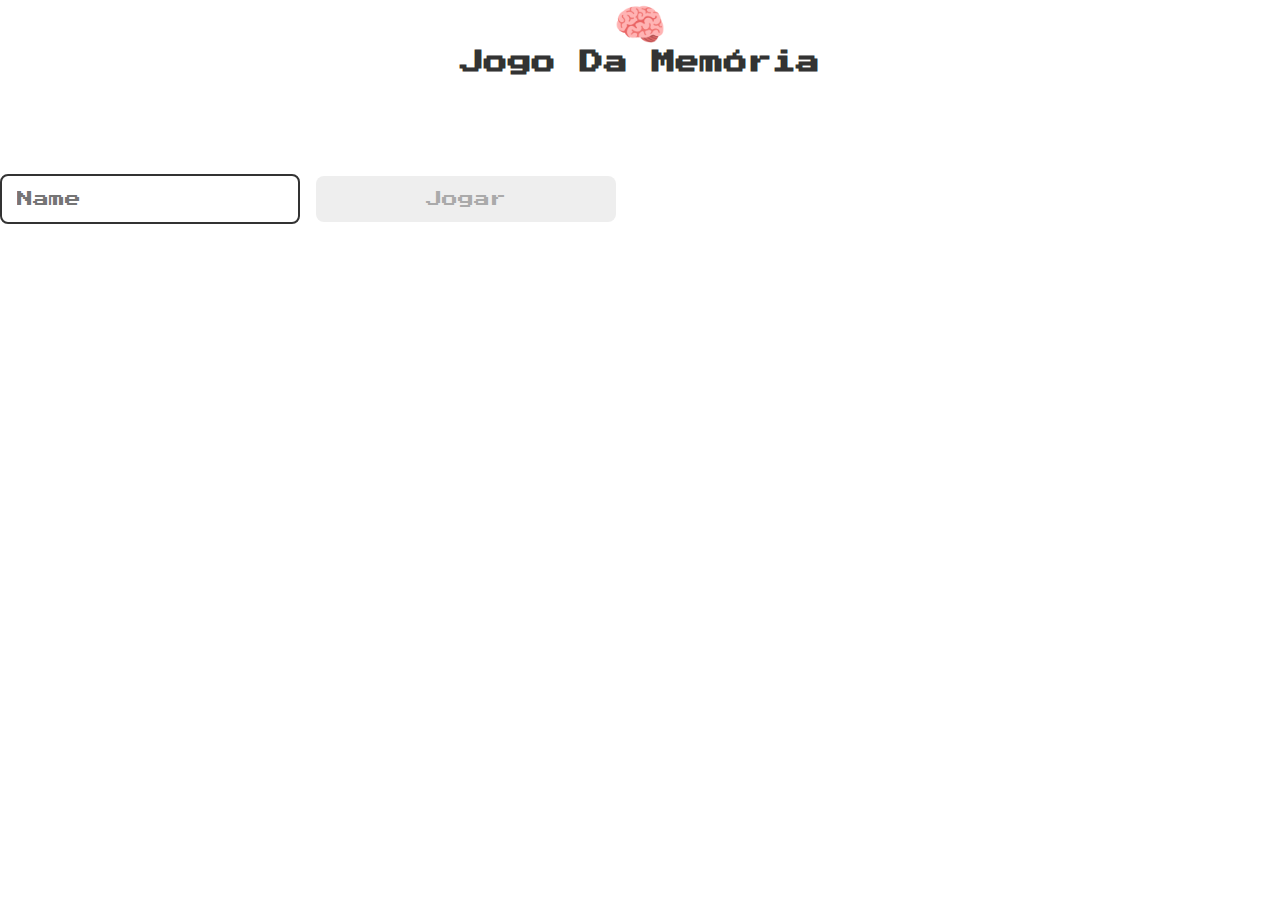
<file: index.html>
<!DOCTYPE html>
<html lang="en">
<head>
  <meta charset="UTF-8">
  <meta name="viewport" content="width=device-width, initial-scale=1.0">

  <link rel="stylesheet" href="./css/reset.css">
  <link rel="stylesheet" href="./css/login.css">

  <script defer src="./js/login.js"></script>

  <title>Jogo Da Memória | Login</title>
</head>
<body>
  
  <form class="login-form">

    <div class="login__header">
      <img src="./images/brain.png" alt="brain icon">
      <h1>Jogo Da Memória</h1>
      
    </div>

    <input type="text" placeholder="Name" class="login__input">
    <button type="submit" class="login__button" disabled>Jogar</button>
  
  </form>

</body>
</html>
</file>
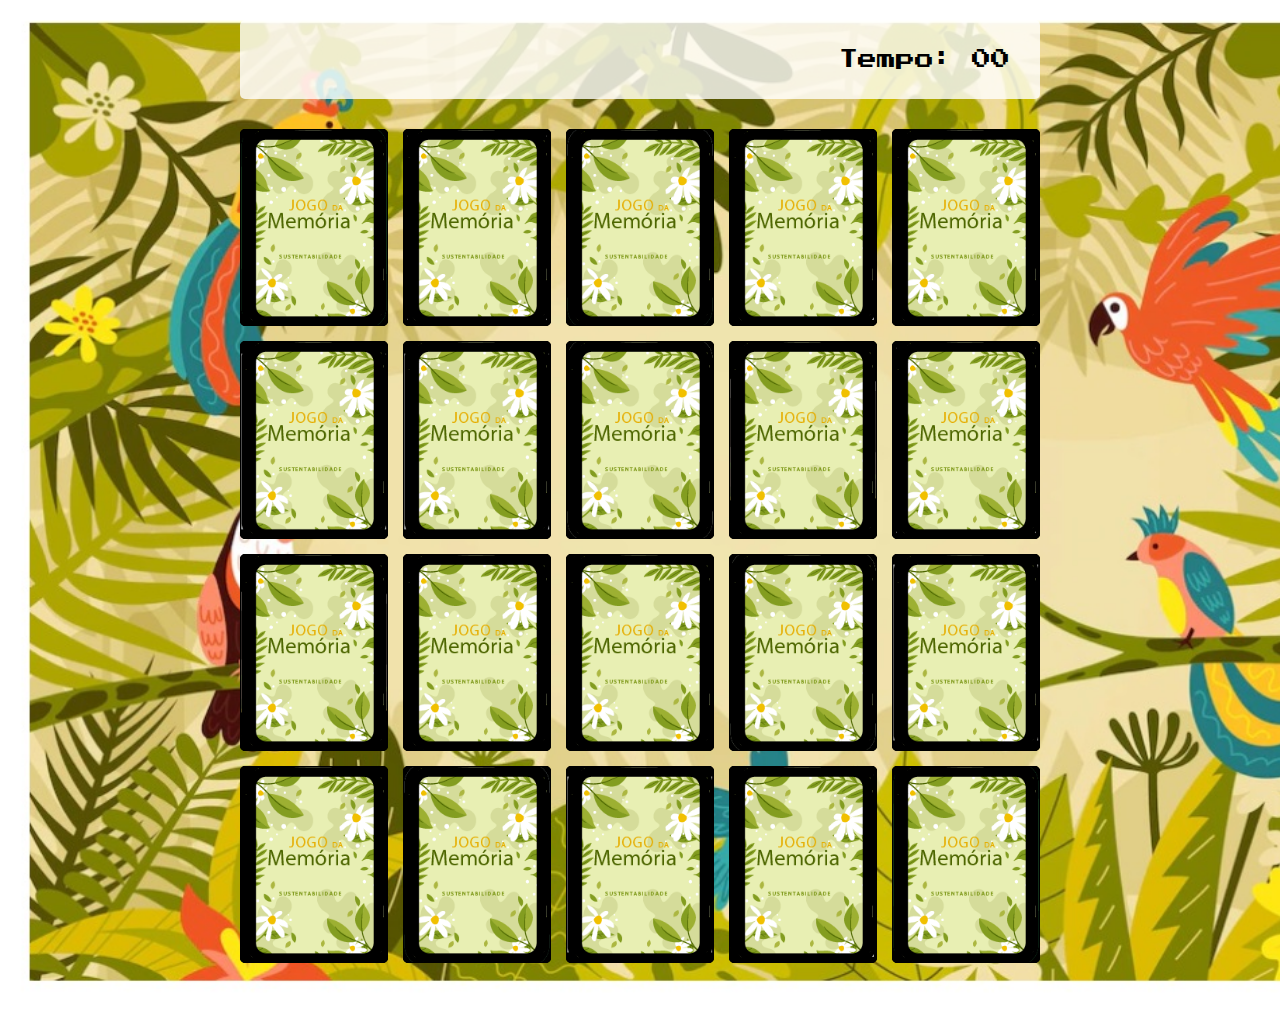
<file: pages/game.html>
<!DOCTYPE html>
  <html lang="en">
  <head>
    <meta charset="UTF-8">
    <meta name="viewport" content="width=device-width, initial-scale=1.0">
  
    <link rel="stylesheet" href="../css/reset.css">
    <link rel="stylesheet" href="../css/game.css">
  
    <script defer src="../js/game.js"></script>
  
    <title>Jogo Da Memória</title>
  </head>
  <body>
  
    <main>
      <header>
        <span class="player"></span>
        <span>Tempo: <span class="timer">00</span></span>
      </header>
    
      <div class="grid"></div>
    </main>
  
  </body>
  </html>
</file>
<file: css/login.css>
login-form {
    align-items: center;
    display: flex;
    flex-direction: column;
    height: 100vh;
    justify-content: center;
  }
  
  .login__header {
    align-items: center;
    display: flex;
    flex-direction: column;
    justify-content: center;
    margin-bottom: 100px;
  }
  
  .login__header img {
    width: 50px;
  }
  
  .login__header h1 {
    color: #333;
    font-size: 1.5em;
  }
  
  .login__input {
    border: 2px solid #333;
    border-radius: 8px;
    color: #333;
    font-size: 1em;
    margin-bottom: 15px;
    max-width: 300px;
    outline: none;
    padding: 15px;
    width: 100%;
  }
  
  .login__button {
    background-color: #ee665c;
    border-radius: 8px;
    color: #fff;
    cursor: pointer;
    font-size: 1em;
    max-width: 300px;
    padding: 15px;
    width: 100%;
  }
  
  .login__button:disabled {
    background-color: #eee;
    color: #aaa;
    cursor: auto;
  }
</file>
<file: css/game.css>
main {
    display: flex;
    flex-direction: column;
    width: 100%;
    background-image: url('../images/bg.jpg');
    background-size: cover;
    min-height: 100vh;
    align-items: center;
    justify-content: center;
    padding: 20px 20px 50px;
  }
  
  header {
    display: flex;
    align-items: center;
    justify-content: space-between;
    background-color: rgba(255, 255, 255, 0.8);
    font-size: 1.2em;
    width: 100%;
    max-width: 800px;
    padding: 30px;
    margin: 0 0 30px;
    border-radius: 5px;
  }
  
  .grid {
    display: grid;
    grid-template-columns: repeat(5, 1fr);
    gap: 15px;
    width: 100%;
    max-width: 800px;
    margin: 0 auto;
  }
  
  .card {
    aspect-ratio: 3/4;
    width: 100%;
    border-radius: 5px;
    position: relative;
    transition: all 400ms ease;
    transform-style: preserve-3d;
    background-color: rgb(0, 0, 0);
  }
  
  .face {
    width: 100%;
    height: 100%;
    position: absolute;
    background-size: cover;
    background-position: center;
    border: 1px solid #000000;
    border-radius: 5px;
    transition: all 400ms ease;
  }
  
  .front {
    transform: rotateY(180deg);
  }
  
  .back {
    background-image: url('../images/back.png');
    backface-visibility: hidden;
  }
  
  .reveal-card {
    transform: rotateY(180deg);
  }
  
  .disabled-card {
    filter: saturate(0);
    opacity: 0.5;
  }
</file>
